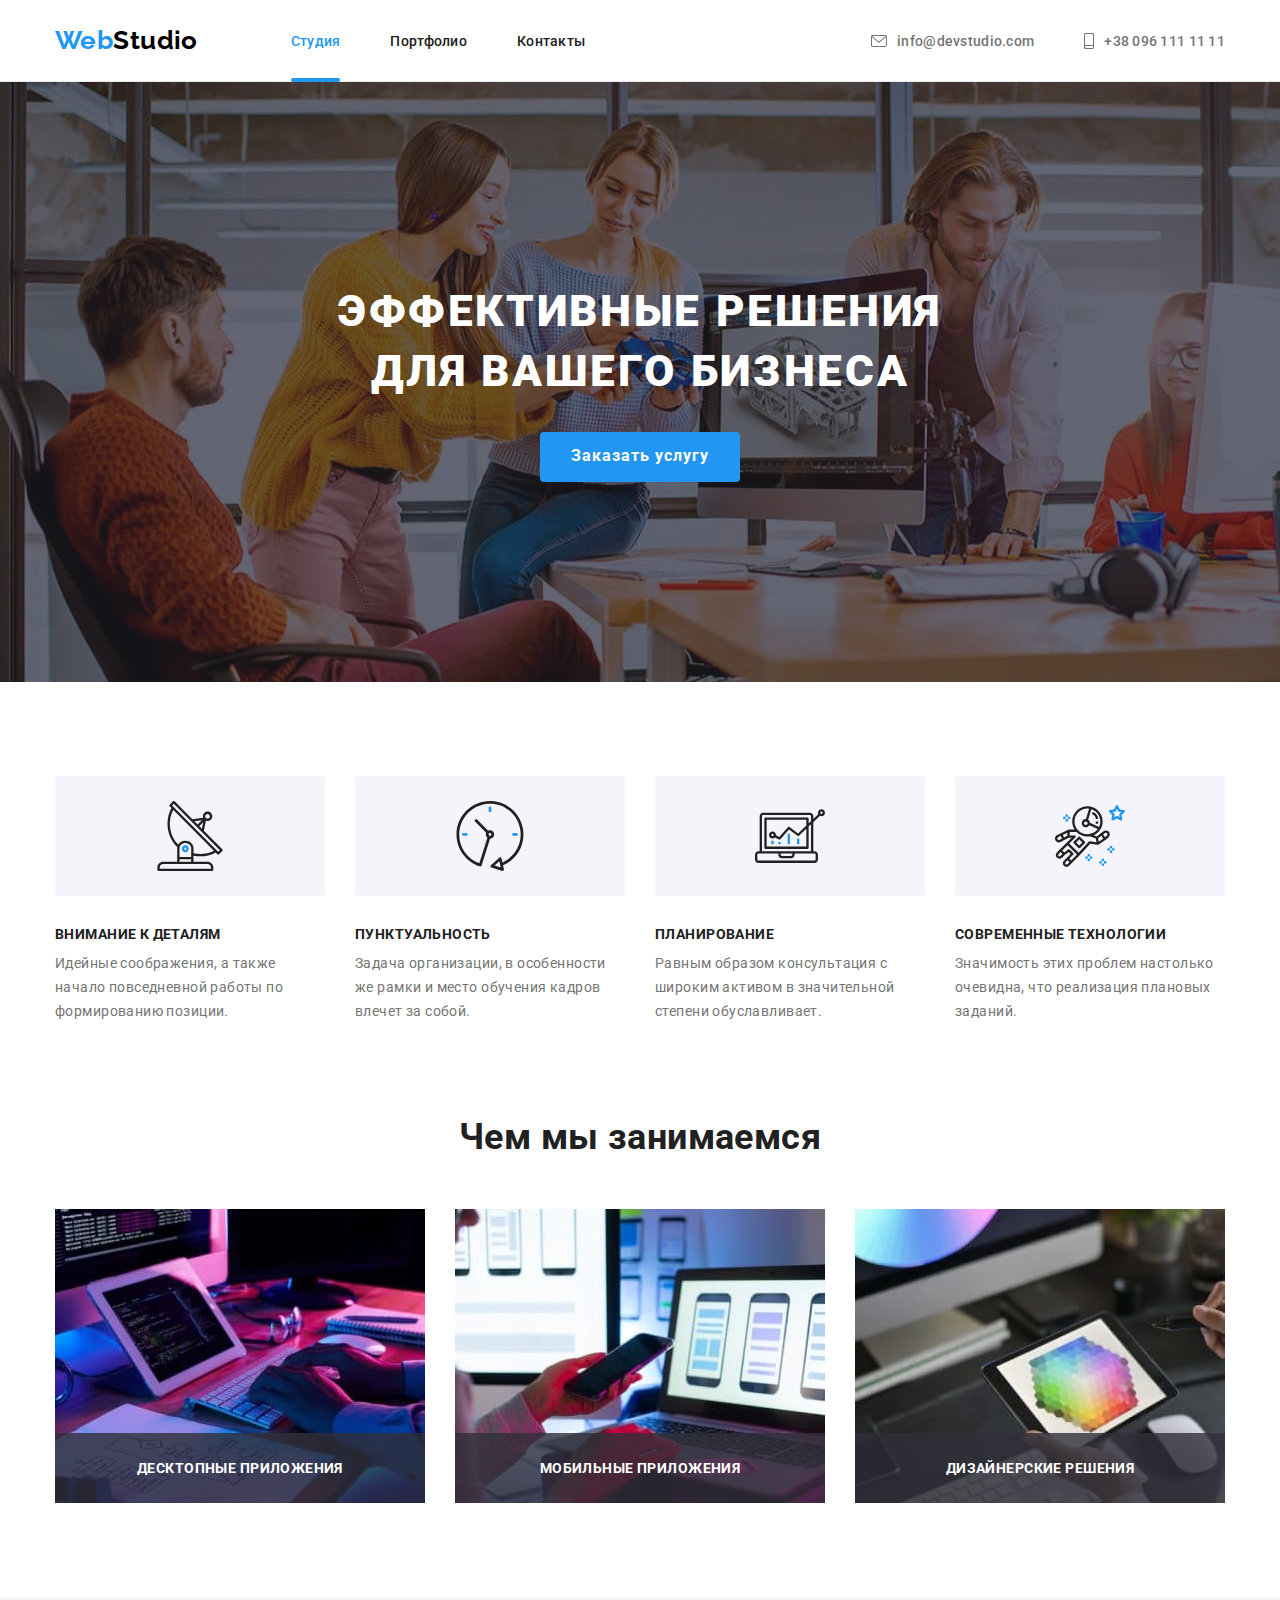
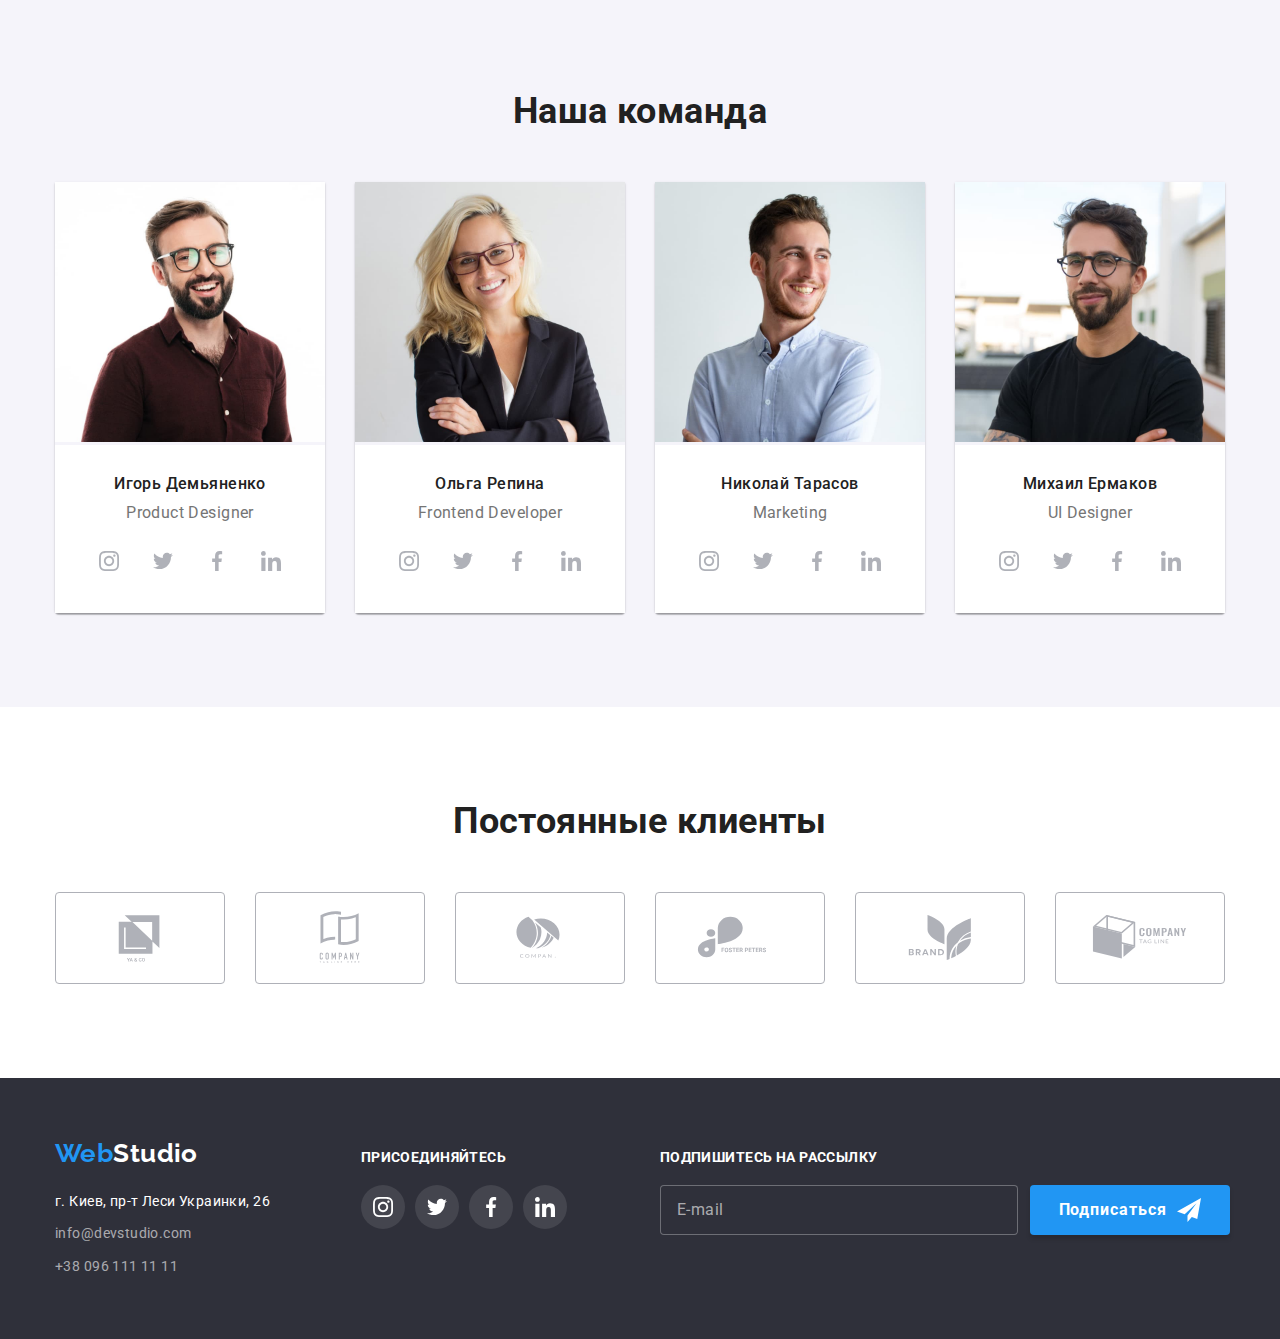
<file: index.html>
<!DOCTYPE html>
<html lang="ru">
  <head>
    <meta charset="UTF-8" />
    <meta http-equiv="X-UA-Compatible" content="IE=edge" />
    <meta name="viewport" content="width=device-width, initial-scale=1.0" />
    <title>Веб-студия</title>
    <link
      rel="stylesheet"
      href="https://cdnjs.cloudflare.com/ajax/libs/modern-normalize/1.0.0/modern-normalize.min.css"
    />
    <link rel="preconnect" href="https://fonts.gstatic.com" />
    <link
      href="https://fonts.googleapis.com/css2?family=Raleway:wght@700&family=Roboto:wght@400;500;700;900&display=swap"
      rel="stylesheet"
    />
    <link rel="stylesheet" href="././css/style.css" />
  </head>
  <body>
    <!-- Шапка сайта -->
    <header class="header-nav">
      <!-- Навигация сайта -->
      <div class="container main-nav">
        <nav class="container-nav">
          <a href="./index.html" class="logo"> <span class="logo-web">Web</span>Studio </a>
          <ul class="site-nav list">
            <li class="list-item"><a href="./index.html" class="link current">Студия</a></li>
            <li class="list-item"><a href="./portfolio.html" class="link">Портфолио</a></li>
            <li class="list-item"><a href="" class="link">Контакты</a></li>
          </ul>
        </nav>
        <ul class="site-auth list">
          <li class="list-item">
            <a href="mailto:info@devstudio.com" class="link">
              <svg class="icon-letter" width="16" height="12">
                <use href="./images/icons/sprite.svg#letter"></use>
              </svg>
              info@devstudio.com
            </a>
          </li>
          <li class="list-item">
            <a href="tel:+380961111111" class="link">
              <svg class="icon-phone" width="10" height="16">
                <use href="./images/icons/sprite.svg#phone"></use>
              </svg>
              +38 096 111 11 11
            </a>
          </li>
        </ul>
      </div>
    </header>
    <!--main  -->
    <main>
      <!-- Герой -->
      <section class="section hero">
        <div class="container">
          <h1 class="hero-title">Эффективные решения для вашего бизнеса</h1>
          <button • data-modal-open type="button" class="hero-button">Заказать услугу</button>
        </div>
      </section>
      <!-- Преимущества advantages section-->
      <section class="section">
        <h2 class="section-title hide">Наши преимущества</h2>
        <div class="container advantages">
          <ul class="advantages list">
            <li class="advantages-item">
              <div class="advantages-icons">
                <svg class="advantages-icon">
                  <use href="./images/icons/sprite.svg#antenna"></use>
                </svg>
              </div>
              <h3 class="advantages-title">Внимание к деталям</h3>
              <p class="advantages-text">
                Идейные соображения, а также начало повседневной работы по формированию позиции.
              </p>
            </li>
            <li class="advantages-item">
              <div class="advantages-icons">
                <svg class="advantages-icon">
                  <use href="./images/icons/sprite.svg#clock"></use>
                </svg>
              </div>
              <h3 class="advantages-title">Пунктуальность</h3>
              <p class="advantages-text">
                Задача организации, в особенности же рамки и место обучения кадров влечет за собой.
              </p>
            </li>
            <li class="advantages-item">
              <div class="advantages-icons">
                <svg class="advantages-icon">
                  <use href="./images/icons/sprite.svg#diagram"></use>
                </svg>
              </div>
              <h3 class="advantages-title">Планирование</h3>
              <p class="advantages-text">
                Равным образом консультация с широким активом в значительной степени обуславливает.
              </p>
            </li>
            <li class="advantages-item">
              <div class="advantages-icons">
                <svg class="advantages-icon">
                  <use href="./images/icons/sprite.svg#astronaut"></use>
                </svg>
              </div>
              <h3 class="advantages-title">Современные технологии</h3>
              <p class="advantages-text">
                Значимость этих проблем настолько очевидна, что реализация плановых заданий.
              </p>
            </li>
          </ul>
        </div>
      </section>
      <!-- Чем мы занимаемся -->
      <section class="work section">
        <div class="container">
          <h2 class="section-title">Чем мы занимаемся</h2>
          <ul class="work list">
            <li class="work item">
              <div class="work-thumb">
                <img class="img-work" src="./images/main/work-0.jpg" alt="Десктопные приложения" width="370" />
                <div class="work-inf">
                  <p class="work-desc">Десктопные приложения</p>
                </div>
              </div>
            </li>
            <li class="work item">
              <div class="work-thumb">
                <img class="img-work" src="./images/main/work-1.jpg" alt="Мобильные приложения" width="370" />
                <div class="work-inf">
                  <p class="work-desc">Мобильные приложения</p>
                </div>
              </div>
            </li>
            <li class="work item">
              <div class="work-thumb">
                <img class="img-work" src="./images/main/work-2.jpg" alt="Дизайнерские решения" width="370" />
                <div class="work-inf">
                  <p class="work-desc">Дизайнерские решения</p>
                </div>
              </div>
            </li>
          </ul>
        </div>
      </section>
      <!-- Наша команда team section -->
      <section class="section team">
        <div class="container">
          <h2 class="section-title">Наша команда</h2>
          <ul class="team list">
            <!-- team-card-1 -->
            <li class="team item">
              <img src="./images/main/product-designer.jpg" alt="Product Designer" width="270" />
              <div class="team-content">
                <h3 class="team-title">Игорь Демьяненко</h3>
                <p class="team-text">Product Designer</p>
                <ul class="social-icons list">
                  <li class="social-icons-item">
                    <a
                      href="https://www.instagram.com/"
                      class="social-icon-link"
                      rel="noopener noreferrer"
                      target="_blank"
                    >
                      <svg class="social-icons-svg">
                        <use href="./images/icons/sprite.svg#instagram"></use>
                      </svg>
                    </a>
                  </li>
                  <li class="social-icons-item">
                    <a href="https://twitter.com/" class="social-icon-link" rel="noopener noreferrer" target="_blank">
                      <svg class="social-icons-svg">
                        <use href="./images/icons/sprite.svg#twitter"></use>
                      </svg>
                    </a>
                  </li>
                  <li class="social-icons-item">
                    <a
                      href="https://uk-ua.facebook.com/"
                      class="social-icon-link"
                      rel="noopener noreferrer"
                      target="_blank"
                    >
                      <svg class="social-icons-svg">
                        <use href="./images/icons/sprite.svg#facebook"></use>
                      </svg>
                    </a>
                  </li>
                  <li class="social-icons-item">
                    <a
                      href="https://ua.linkedin.com/"
                      class="social-icon-link"
                      rel="noopener noreferrer"
                      target="_blank"
                    >
                      <svg class="social-icons-svg">
                        <use href="./images/icons/sprite.svg#linkedin"></use>
                      </svg>
                    </a>
                  </li>
                </ul>
              </div>
            </li>
            <!-- team-card-2 -->
            <li class="team item">
              <img src="./images/main/frontend-developer.jpg" alt="Frontend Developer" width="270" />
              <div class="team-content">
                <h3 class="team-title">Ольга Репина</h3>
                <p class="team-text">Frontend Developer</p>
                <ul class="social-icons list">
                  <li class="social-icons-item">
                    <a
                      href="https://www.instagram.com/"
                      class="social-icon-link"
                      rel="noopener noreferrer"
                      target="_blank"
                    >
                      <svg class="social-icons-svg">
                        <use href="./images/icons/sprite.svg#instagram"></use>
                      </svg>
                    </a>
                  </li>
                  <li class="social-icons-item">
                    <a href="https://twitter.com/" class="social-icon-link" rel="noopener noreferrer" target="_blank">
                      <svg class="social-icons-svg">
                        <use href="./images/icons/sprite.svg#twitter"></use>
                      </svg>
                    </a>
                  </li>
                  <li class="social-icons-item">
                    <a
                      href="https://uk-ua.facebook.com/"
                      class="social-icon-link"
                      rel="noopener noreferrer"
                      target="_blank"
                    >
                      <svg class="social-icons-svg">
                        <use href="./images/icons/sprite.svg#facebook"></use>
                      </svg>
                    </a>
                  </li>
                  <li class="social-icons-item">
                    <a
                      href="https://ua.linkedin.com/"
                      class="social-icon-link"
                      rel="noopener noreferrer"
                      target="_blank"
                    >
                      <svg class="social-icons-svg">
                        <use href="./images/icons/sprite.svg#linkedin"></use>
                      </svg>
                    </a>
                  </li>
                </ul>
              </div>
            </li>
            <!-- team-card-3 -->
            <li class="team item">
              <img src="./images/main/marketing.jpg" alt="Marketing" width="270" />
              <div class="team-content">
                <h3 class="team-title">Николай Тарасов</h3>
                <p class="team-text">Marketing</p>
                <ul class="social-icons list">
                  <li class="social-icons-item">
                    <a
                      href="https://www.instagram.com/"
                      class="social-icon-link"
                      rel="noopener noreferrer"
                      target="_blank"
                    >
                      <svg class="social-icons-svg">
                        <use href="./images/icons/sprite.svg#instagram"></use>
                      </svg>
                    </a>
                  </li>
                  <li class="social-icons-item">
                    <a href="https://twitter.com/" class="social-icon-link" rel="noopener noreferrer" target="_blank">
                      <svg class="social-icons-svg">
                        <use href="./images/icons/sprite.svg#twitter"></use>
                      </svg>
                    </a>
                  </li>
                  <li class="social-icons-item">
                    <a
                      href="https://uk-ua.facebook.com/"
                      class="social-icon-link"
                      rel="noopener noreferrer"
                      target="_blank"
                    >
                      <svg class="social-icons-svg">
                        <use href="./images/icons/sprite.svg#facebook"></use>
                      </svg>
                    </a>
                  </li>
                  <li class="social-icons-item">
                    <a
                      href="https://ua.linkedin.com/"
                      class="social-icon-link"
                      rel="noopener noreferrer"
                      target="_blank"
                    >
                      <svg class="social-icons-svg">
                        <use href="./images/icons/sprite.svg#linkedin"></use>
                      </svg>
                    </a>
                  </li>
                </ul>
              </div>
            </li>
            <!-- team-card-4 -->
            <li class="team item">
              <img src="./images/main/ui-designer.jpg" alt="UI Designer" width="270" />
              <div class="team-content">
                <h3 class="team-title">Михаил Ермаков</h3>
                <p class="team-text">UI Designer</p>
                <ul class="social-icons list">
                  <li class="social-icons-item">
                    <a
                      href="https://www.instagram.com/"
                      class="social-icon-link"
                      rel="noopener noreferrer"
                      target="_blank"
                    >
                      <svg class="social-icons-svg">
                        <use href="./images/icons/sprite.svg#instagram"></use>
                      </svg>
                    </a>
                  </li>
                  <li class="social-icons-item">
                    <a href="https://twitter.com/" class="social-icon-link" rel="noopener noreferrer" target="_blank">
                      <svg class="social-icons-svg">
                        <use href="./images/icons/sprite.svg#twitter"></use>
                      </svg>
                    </a>
                  </li>
                  <li class="social-icons-item">
                    <a
                      href="https://uk-ua.facebook.com/"
                      class="social-icon-link"
                      rel="noopener noreferrer"
                      target="_blank"
                    >
                      <svg class="social-icons-svg">
                        <use href="./images/icons/sprite.svg#facebook"></use>
                      </svg>
                    </a>
                  </li>
                  <li class="social-icons-item">
                    <a
                      href="https://ua.linkedin.com/"
                      class="social-icon-link"
                      rel="noopener noreferrer"
                      target="_blank"
                    >
                      <svg class="social-icons-svg">
                        <use href="./images/icons/sprite.svg#linkedin"></use>
                      </svg>
                    </a>
                  </li>
                </ul>
              </div>
            </li>
          </ul>
        </div>
      </section>
      <!-- Постоянные клиенты -->
      <section class="clients section">
        <div class="container">
          <h2 class="section-title">Постоянные клиенты</h2>
          <ul class="clients list">
            <li class="clients item">
              <a href="" class="clients-link">
                <svg class="clients icon-svg" width="44" height="49">
                  <use href="./images/icons/sprite.svg#logo-1"></use>
                </svg>
              </a>
            </li>
            <li class="clients item">
              <a href="" class="clients-link">
                <svg class="clients icon-svg" width="40" height="52">
                  <use href="./images/icons/sprite.svg#logo-2"></use>
                </svg>
              </a>
            </li>
            <li class="clients item">
              <a href="" class="clients-link">
                <svg class="clients icon-svg" width="41" height="43">
                  <use href="./images/icons/sprite.svg#logo-3"></use>
                </svg>
              </a>
            </li>
            <li class="clients item">
              <a href="" class="clients-link">
                <svg class="clients icon-svg" width="80" height="42">
                  <use href="./images/icons/sprite.svg#logo-4"></use>
                </svg>
              </a>
            </li>
            <li class="clients item">
              <a href="" class="clients-link">
                <svg class="clients icon-svg" width="59" height="47">
                  <use href="./images/icons/sprite.svg#logo-5"></use>
                </svg>
              </a>
            </li>
            <li class="clients item">
              <a href="" class="clients-link">
                <svg class="clients icon-svg" width="88" height="45">
                  <use href="./images/icons/sprite.svg#logo-6"></use>
                </svg>
              </a>
            </li>
          </ul>
        </div>
      </section>
    </main>
    <!-- Футер -->
    <footer class="footer">
      <div class="container basement">
        <div class="footer-nav">
          <a href="./index.html" class="logo footer"> <span class="logo-web">Web</span>Studio </a>
          <address class="footer-addres">
            <a class="location" rel="noopener noreferrer" href="https://goo.gl/maps/9RtT3c9bkWaSLBwc6" target="_blank">
              г. Киев, пр-т Леси Украинки, 26
            </a>
            <ul class="footer-auth footer list">
              <li class="footer-item"><a href="mailto:info@devstudio.com" class="link">info@devstudio.com</a></li>
              <li class="footer-item"><a href="tel:+380961111111" class="link">+38 096 111 11 11</a></li>
            </ul>
          </address>
        </div>
        <!-- Присоединяйтесь -->
        <div class="joining">
          <h3 class="joining-title">Присоединяйтесь</h3>
          <ul class="social-icons list">
            <li class="social-icons-item">
              <a
                href="https://www.instagram.com/"
                class="social-icon-link joining"
                rel="noopener noreferrer"
                target="_blank"
              >
                <svg class="social-icons-svg">
                  <use href="./images/icons/sprite.svg#instagram"></use>
                </svg>
              </a>
            </li>
            <li class="social-icons-item">
              <a href="https://twitter.com/" class="social-icon-link joining" rel="noopener noreferrer" target="_blank">
                <svg class="social-icons-svg">
                  <use href="./images/icons/sprite.svg#twitter"></use>
                </svg>
              </a>
            </li>
            <li class="social-icons-item">
              <a
                href="https://uk-ua.facebook.com/"
                class="social-icon-link joining"
                rel="noopener noreferrer"
                target="_blank"
              >
                <svg class="social-icons-svg">
                  <use href="./images/icons/sprite.svg#facebook"></use>
                </svg>
              </a>
            </li>
            <li class="social-icons-item">
              <a
                href="https://ua.linkedin.com/"
                class="social-icon-link joining"
                rel="noopener noreferrer"
                target="_blank"
              >
                <svg class="social-icons-svg">
                  <use href="./images/icons/sprite.svg#linkedin"></use>
                </svg>
              </a>
            </li>
          </ul>
        </div>
        <!-- Форма на футере -->
        <div class="subscribe">
          <h3 class="joining-title">Подпишитесь на рассылку</h3>
          <form class="subscribe-form">
            <label class="subscribe-label">
              <input
                type="email"
                name="email"
                class="subscribe-input"
                required
                autocomplete="email"
                placeholder="E-mail"
              />
            </label>
            <button type="submit" class="subscribe-button">
              Подписаться
              <svg class="button-icon">
                <use href="./images/icons/sprite.svg#planer-icon"></use>
              </svg>
            </button>
          </form>
        </div>
      </div>
    </footer>
    <div class="backdrop is-hidden" data-modal>
      <div class="modal">
        <button • data-modal-close class="hero-button-close">
          <svg class="close-x">
            <use href="./images/icons/sprite.svg#close-x"></use>
          </svg>
        </button>
        <!-- Форма на модалке -->
        <p class="modal-title">Оставьте свои данные, мы вам перезвоним</p>
        <form class="modal-form">
          <div class="label-text-input">
            <label class="modal-label">
              Имя<input
                type="text"
                name="name"
                class="modal-input"
                required
                minlength="4"
                maxlength="20"
                autocomplete="name"
              />
              <svg class="input-icon">
                <use href="./images/icons/sprite.svg#user-icon"></use>
              </svg>
            </label>
            <label class="modal-label">
              Телефон<input type="phone" name="phone" class="modal-input" required autocomplete="tel" />
              <svg class="input-icon">
                <use href="./images/icons/sprite.svg#phone-icon"></use>
              </svg>
            </label>
            <label class="modal-label">
              Почта<input type="email" name="email" class="modal-input" required autocomplete="email" />
              <svg class="input-icon">
                <use href="./images/icons/sprite.svg#email-icon"></use>
              </svg>
            </label>
            <label class="modal-label"
              >Комментарий
              <textarea name="comment" class="modal-comment" placeholder="Введите текст"></textarea>
            </label>
          </div>
          <!-- Чекбокс -->
          <label class="check-label">
            <input type="checkbox" name="terms-agreement" class="modal-check" />
            <span class="check-box"></span>
            <span>
              Соглашаюсь с рассылкой и принимаю
              <a href="" class="modal-link link">Условия договора</a>
            </span>
          </label>

          <button type="submit" class="submit-button">Отправить</button>
        </form>
      </div>
    </div>
    <script src="./js/modal.js"></script>
  </body>
</html>
</file>
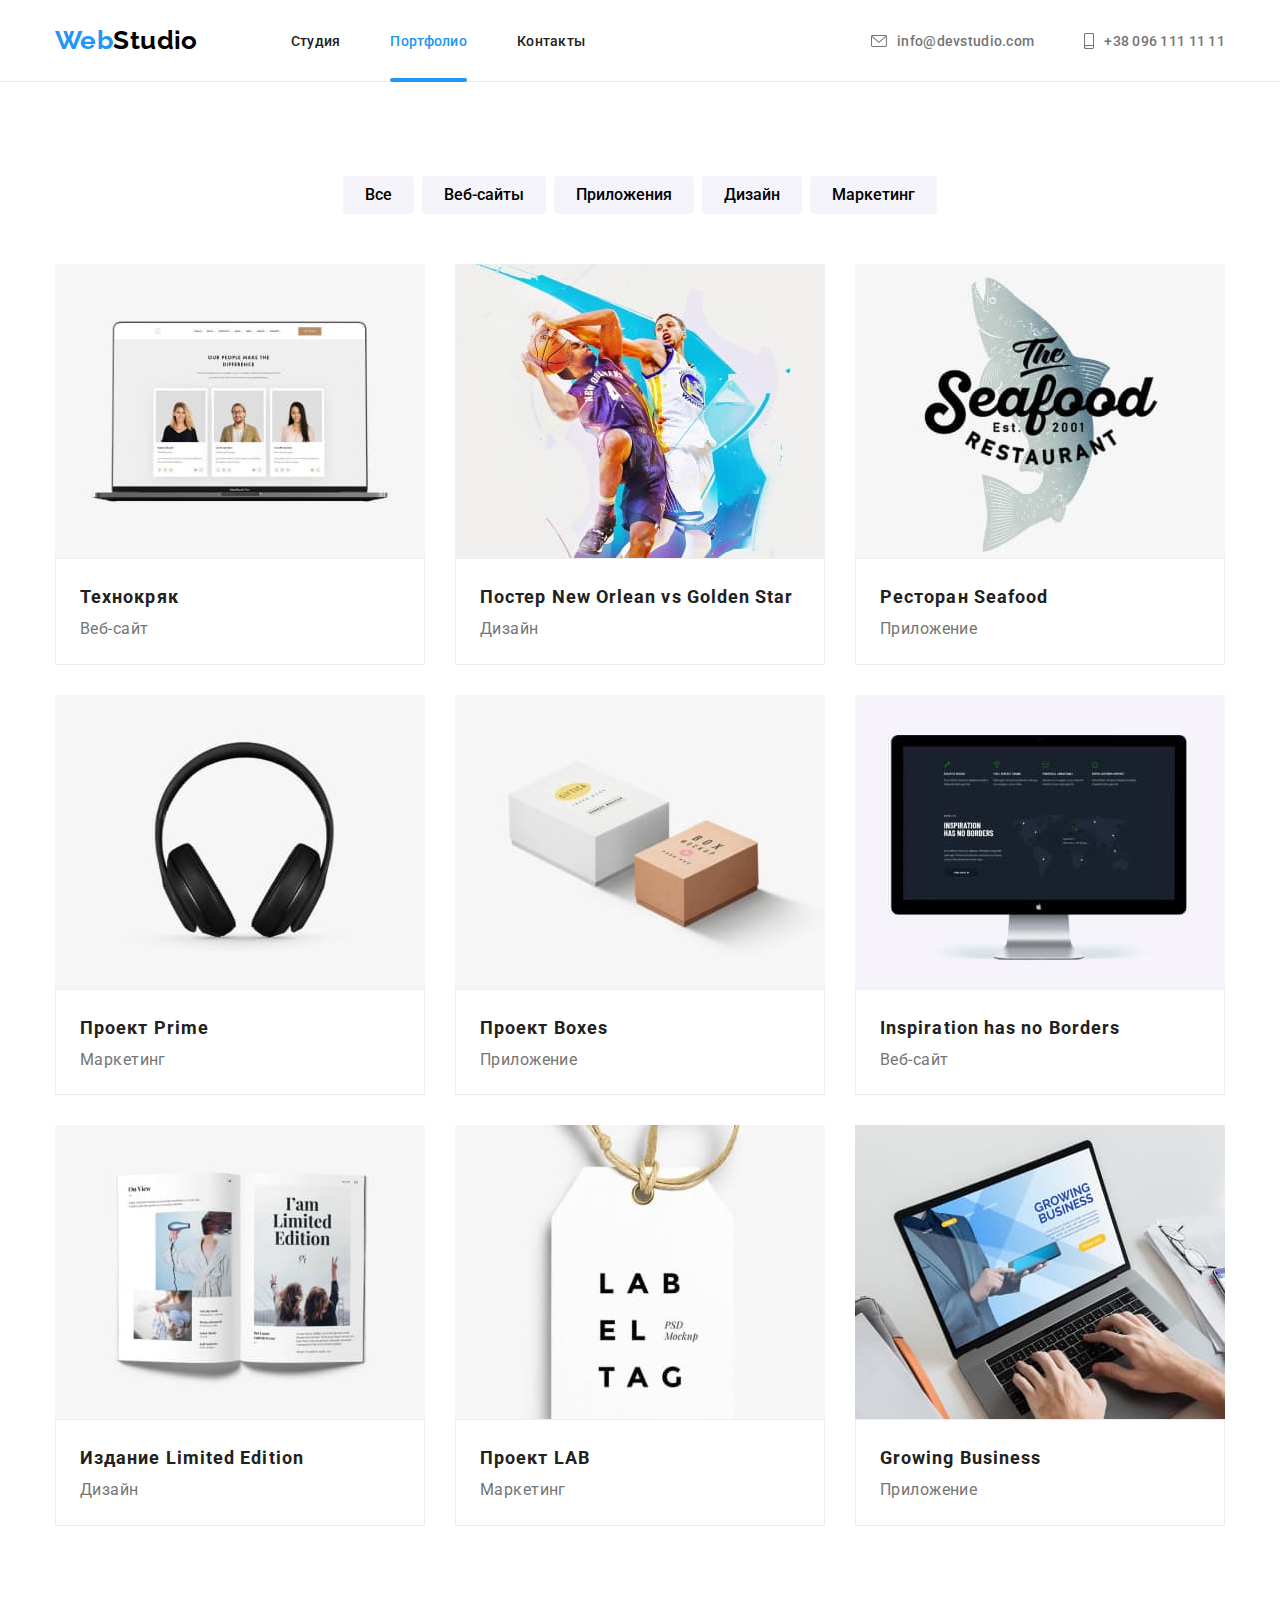
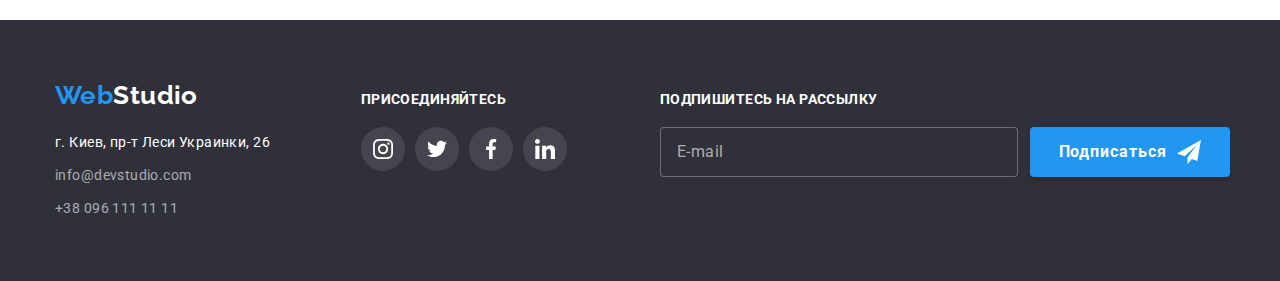
<file: portfolio.html>
<!DOCTYPE html>
<html lang="ru">
  <head>
    <meta charset="UTF-8" />
    <meta http-equiv="X-UA-Compatible" content="IE=edge" />
    <meta name="viewport" content="width=device-width, initial-scale=1.0" />
    <title>Веб-студия. Портфолио</title>
    <link
      rel="stylesheet"
      href="https://cdnjs.cloudflare.com/ajax/libs/modern-normalize/1.0.0/modern-normalize.min.css"
    />
    <link rel="preconnect" href="https://fonts.gstatic.com" />
    <link
      href="https://fonts.googleapis.com/css2?family=Raleway:wght@700&family=Roboto:wght@400;500;700;900&display=swap"
      rel="stylesheet"
    />
    <link rel="stylesheet" href="././css/style.css" />
  </head>
  <body>
    <!-- Шапка сайта -->
    <header class="header-nav">
      <!-- Навигация сайта -->
      <div class="container main-nav">
        <nav class="container-nav">
          <a href="./index.html" class="logo"> <span class="logo-web">Web</span>Studio </a>
          <ul class="site-nav list">
            <li class="list-item"><a href="./index.html" class="link">Студия</a></li>
            <li class="list-item"><a href="./portfolio.html" class="link current">Портфолио</a></li>
            <li class="list-item"><a href="" class="link">Контакты</a></li>
          </ul>
        </nav>
        <ul class="site-auth list">
          <li class="list-item">
            <a href="mailto:info@devstudio.com" class="link">
              <svg class="icon-letter" width="16" height="12">
                <use href="./images/icons/sprite.svg#letter"></use>
              </svg>
              info@devstudio.com
            </a>
          </li>
          <li class="list-item">
            <a href="tel:+380961111111" class="link">
              <svg class="icon-phone" width="10" height="16">
                <use href="./images/icons/sprite.svg#phone"></use>
              </svg>
              +38 096 111 11 11
            </a>
          </li>
        </ul>
      </div>
    </header>
    <main>
      <!-- Портфолио -->
      <section class="section">
        <h1 class="hide">Наше портфолио</h1>

        <div class="container">
          <!-- Выбор вида услуг -->
          <ul class="button-list list">
            <li class="btn-item">
              <button class="button" type="button">Все</button>
            </li>
            <li class="btn-item"><button class="button" type="button">Веб-сайты</button></li>
            <li class="btn-item"><button class="button" type="button">Приложения</button></li>
            <li class="btn-item"><button class="button" type="button">Дизайн</button></li>
            <li class="btn-item"><button class="button" type="button">Маркетинг</button></li>
          </ul>
          <!-- Образцы работ portfolio cards -->
          <ul class="card-set list">
            <li class="card-item">
              <a href="" class="card-link link">
                <div class="card-thumb">
                  <img class="img-card" src="./images/portfolio/tech-crack.jpg" alt="Веб-сайт Технокряк" width="370" />
                  <div class="thumb-text">
                    <p class="thumb-desc">
                      Технокряк это современная площадка распространения коронавируса. Компании используют эту платформу
                      для цифрового шпионажа и атак на защищённые сервера конкурентов.
                    </p>
                  </div>
                </div>
                <div class="portfolio-content">
                  <h2 class="portfolio-title">Технокряк</h2>
                  <p class="portfolio-text">Веб-сайт</p>
                </div>
              </a>
            </li>

            <li class="card-item">
              <a href="" class="card-link link">
                <div class="card-thumb">
                  <img
                    class="img-card"
                    src="./images/portfolio/new-orlean.jpg"
                    alt="Постер New Orlean vs Golden Star"
                    width="370"
                  />
                  <div class="thumb-text">
                    <p class="thumb-desc">
                      Технокряк это современная площадка распространения коронавируса. Компании используют эту платформу
                      для цифрового шпионажа и атак на защищённые сервера конкурентов.
                    </p>
                  </div>
                </div>
                <div class="portfolio-content">
                  <h2 class="portfolio-title">Постер New Orlean vs Golden Star</h2>
                  <p class="portfolio-text">Дизайн</p>
                </div>
              </a>
            </li>

            <li class="card-item">
              <a href="" class="card-link link">
                <div class="card-thumb">
                  <img class="img-card" src="./images/portfolio/seafood.jpg" alt="Ресторан Seafood" width="370" />
                  <div class="thumb-text">
                    <p class="thumb-desc">
                      Технокряк это современная площадка распространения коронавируса. Компании используют эту платформу
                      для цифрового шпионажа и атак на защищённые сервера конкурентов.
                    </p>
                  </div>
                </div>
                <div class="portfolio-content">
                  <h2 class="portfolio-title">Ресторан Seafood</h2>
                  <p class="portfolio-text">Приложение</p>
                </div>
              </a>
            </li>

            <li class="card-item">
              <a href="" class="card-link link">
                <div class="card-thumb">
                  <img class="img-card" src="./images/portfolio/prime.jpg" alt="Проект Prime" width="370" />
                  <div class="thumb-text">
                    <p class="thumb-desc">
                      Технокряк это современная площадка распространения коронавируса. Компании используют эту платформу
                      для цифрового шпионажа и атак на защищённые сервера конкурентов.
                    </p>
                  </div>
                </div>
                <div class="portfolio-content">
                  <h2 class="portfolio-title">Проект Prime</h2>
                  <p class="portfolio-text">Маркетинг</p>
                </div>
              </a>
            </li>

            <li class="card-item">
              <a href="" class="card-link link">
                <div class="card-thumb">
                  <img class="img-card" src="./images/portfolio/boxes.jpg" alt="Проект Boxes" width="370" />
                  <div class="thumb-text">
                    <p class="thumb-desc">
                      Технокряк это современная площадка распространения коронавируса. Компании используют эту платформу
                      для цифрового шпионажа и атак на защищённые сервера конкурентов.
                    </p>
                  </div>
                </div>
                <div class="portfolio-content">
                  <h2 class="portfolio-title">Проект Boxes</h2>
                  <p class="portfolio-text">Приложение</p>
                </div>
              </a>
            </li>

            <li class="card-item">
              <a href="" class="card-link link">
                <div class="card-thumb">
                  <img
                    class="img-card"
                    src="./images/portfolio/inspiration.jpg"
                    alt="Веб-сайт Inspiration has no Borders"
                    width="370"
                  />
                  <div class="thumb-text">
                    <p class="thumb-desc">
                      Технокряк это современная площадка распространения коронавируса. Компании используют эту платформу
                      для цифрового шпионажа и атак на защищённые сервера конкурентов.
                    </p>
                  </div>
                </div>
                <div class="portfolio-content">
                  <h2 class="portfolio-title">Inspiration has no Borders</h2>
                  <p class="portfolio-text">Веб-сайт</p>
                </div>
              </a>
            </li>

            <li class="card-item">
              <a href="" class="card-link link">
                <div class="card-thumb">
                  <img
                    class="img-card"
                    src="./images/portfolio/limited-edition.jpg"
                    alt="Издание Limited Edition"
                    width="370"
                  />
                  <div class="thumb-text">
                    <p class="thumb-desc">
                      Технокряк это современная площадка распространения коронавируса. Компании используют эту платформу
                      для цифрового шпионажа и атак на защищённые сервера конкурентов.
                    </p>
                  </div>
                </div>
                <div class="portfolio-content">
                  <h2 class="portfolio-title">Издание Limited Edition</h2>
                  <p class="portfolio-text">Дизайн</p>
                </div>
              </a>
            </li>

            <li class="card-item">
              <a href="" class="card-link link">
                <div class="card-thumb">
                  <img class="img-card" src="./images/portfolio/lab.jpg" alt="Проект LAB" width="370" />
                  <div class="thumb-text">
                    <p class="thumb-desc">
                      Технокряк это современная площадка распространения коронавируса. Компании используют эту платформу
                      для цифрового шпионажа и атак на защищённые сервера конкурентов.
                    </p>
                  </div>
                </div>
                <div class="portfolio-content">
                  <h2 class="portfolio-title">Проект LAB</h2>
                  <p class="portfolio-text">Маркетинг</p>
                </div>
              </a>
            </li>
            <li class="card-item">
              <a href="" class="card-link link">
                <div class="card-thumb">
                  <img
                    class="img-card"
                    src="./images/portfolio/growing-business.jpg"
                    alt="Приложение Growing Business"
                    width="370"
                  />
                  <div class="thumb-text">
                    <p class="thumb-desc">
                      Технокряк это современная площадка распространения коронавируса. Компании используют эту платформу
                      для цифрового шпионажа и атак на защищённые сервера конкурентов.
                    </p>
                  </div>
                </div>
                <div class="portfolio-content">
                  <h2 class="portfolio-title">Growing Business</h2>
                  <p class="portfolio-text">Приложение</p>
                </div>
              </a>
            </li>
          </ul>
        </div>
      </section>
    </main>
    <!-- Футер -->
    <footer class="footer">
      <div class="container basement">
        <div class="footer-nav">
          <a href="./index.html" class="logo footer"> <span class="logo-web">Web</span>Studio </a>
          <address class="footer-addres">
            <a class="location" rel="noopener noreferrer" href="https://goo.gl/maps/9RtT3c9bkWaSLBwc6" target="_blank">
              г. Киев, пр-т Леси Украинки, 26
            </a>
            <ul class="footer-auth footer list">
              <li class="footer-item"><a href="mailto:info@devstudio.com" class="link">info@devstudio.com</a></li>
              <li class="footer-item"><a href="tel:+380961111111" class="link">+38 096 111 11 11</a></li>
            </ul>
          </address>
        </div>
        <!-- Присоединяйтесь -->
        <div class="joining">
          <h3 class="joining-title">Присоединяйтесь</h3>
          <ul class="social-icons list">
            <li class="social-icons-item">
              <a
                href="https://www.instagram.com/"
                class="social-icon-link joining"
                rel="noopener noreferrer"
                target="_blank"
              >
                <svg class="social-icons-svg">
                  <use href="./images/icons/sprite.svg#instagram"></use>
                </svg>
              </a>
            </li>
            <li class="social-icons-item">
              <a href="https://twitter.com/" class="social-icon-link joining" rel="noopener noreferrer" target="_blank">
                <svg class="social-icons-svg">
                  <use href="./images/icons/sprite.svg#twitter"></use>
                </svg>
              </a>
            </li>
            <li class="social-icons-item">
              <a
                href="https://uk-ua.facebook.com/"
                class="social-icon-link joining"
                rel="noopener noreferrer"
                target="_blank"
              >
                <svg class="social-icons-svg">
                  <use href="./images/icons/sprite.svg#facebook"></use>
                </svg>
              </a>
            </li>
            <li class="social-icons-item">
              <a
                href="https://ua.linkedin.com/"
                class="social-icon-link joining"
                rel="noopener noreferrer"
                target="_blank"
              >
                <svg class="social-icons-svg">
                  <use href="./images/icons/sprite.svg#linkedin"></use>
                </svg>
              </a>
            </li>
          </ul>
        </div>
        <!-- Форма на футере -->
        <div class="subscribe">
          <h3 class="joining-title">Подпишитесь на рассылку</h3>
          <form class="subscribe-form">
            <label class="subscribe-label">
              <input
                type="email"
                name="email"
                class="subscribe-input"
                required
                autocomplete="email"
                placeholder="E-mail"
              />
            </label>
            <button type="submit" class="subscribe-button">
              Подписаться
              <svg class="button-icon">
                <use href="./images/icons/sprite.svg#planer-icon"></use>
              </svg>
            </button>
          </form>
        </div>
      </div>
    </footer>
  </body>
</html>
</file>
<file: css/style.css>
:root {
  --accent-color: #2196f3;

  --primary-text-color: #212121;
  --secondary-text-color: #757575;
  --white-text-color: #ffffff;

  --primary-bg-color: #ffffff;
  --secondary-bg-color: #2f303a;
  --social-icon-color: #afb1b8;

  --primary-font-family: 'Roboto', 'Open Sans', 'Noto Sans JP', 'Lato', sans-serif;
  --title-font-weight: 700;
  --sub-title-font-weight: 500;
  --primary-font-size: 14px;
  --secondary-font-size: 16px;
  --main-line-height: 1.15;
  --main-letter-spacing: 0.03em;
}

body {
  font-family: var(--primary-font-family);
  font-size: var(--primary-font-size);
  line-height: var(--main-line-height);
  letter-spacing: var(--main-letter-spacing);

  color: var(--primary-text-color);
  background-color: var(--primary-bg-color);
}

/* reset basic styles  */
.list {
  list-style: none;
  padding-left: 0;
  padding-bottom: 0;
  margin-top: 0;
  margin-bottom: 0;
}

.link {
  text-decoration: none;
  color: var(--primary-text-color);
}
.button {
  cursor: pointer;
}

/* header container */
.container {
  width: 1200px;
  margin-left: auto;
  margin-right: auto;
  padding-left: 15px;
  padding-right: 15px;
}
.header-nav {
  border-bottom: 1px solid rgba(236, 236, 236, 1);
}
/* all sections */
.section {
  margin-left: auto;
  margin-right: auto;
  padding-top: 94px;
  padding-bottom: 94px;
}

/* header navigation */
.container.main-nav {
  display: flex;
  align-items: center;
}
.container-nav {
  display: flex;
  align-items: center;
}

/* logo */
.logo {
  display: block;
  margin-right: 93px;
  padding-top: 25px;
  padding-bottom: 25px;

  font-family: 'Raleway', sans-serif;
  font-weight: var(--title-font-weight);
  color: #000;
  font-size: 26px;
  line-height: 1.2;
  text-decoration: none;
}
.logo-web {
  color: var(--accent-color);
}
/* site-nav */
.site-nav {
  display: flex;
  /* margin-left: 90px;
  align-items: center; */
}
.site-nav .list-item:not(:last-child) {
  margin-right: 50px;
}

.site-nav .link {
  display: block;
  padding-top: 25px;
  padding-bottom: 25px;

  font-weight: var(--sub-title-font-weight);
  font-size: 14px;
  letter-spacing: 0.02em;
  /* анимация кнопок nav */
  transition-property: color;
  transition-duration: 250ms;
  transition-timing-function: cubic-bezier(0.4, 0, 0.2, 1);
  transition-delay: 0;
}

.site-nav .link:hover,
.site-nav .link:focus {
  color: var(--accent-color);
}

.site-nav .link.current {
  color: var(--accent-color);
}
/* подчеркивание текущей страницы */
.current {
  position: relative;
}
.current::after {
  display: block;
  content: '';
  width: 100%;
  height: 4px;

  border-radius: 2px;
  background-color: var(--accent-color);
  position: absolute;
  bottom: -8px;
}

/* site-auth list*/
.site-auth {
  display: flex;
}
.site-auth .list-item {
  margin-top: 0;
  margin-bottom: 0;
}
.site-auth .list-item:not(:last-child) {
  margin-right: 50px;
}
.site-auth.list {
  margin-top: 0;
  margin-bottom: 0;
  margin-left: auto;
}
.site-auth .link {
  display: flex;
  align-items: center;
  padding-top: 25px;
  padding-bottom: 25px;

  font-weight: var(--sub-title-font-weight);
  letter-spacing: 0.02em;
  color: var(--secondary-text-color);
  /* анимация кнопок nav */
  transition-property: color;
  transition-duration: 250ms;
  transition-timing-function: cubic-bezier(0.4, 0, 0.2, 1);
  transition-delay: 0;
}
.site-auth .link:hover,
.site-auth .link:focus {
  color: var(--accent-color);
}

.icon-letter {
  width: 16px;
  height: 12px;
  fill: currentColor;
  margin-right: 10px;
}
.icon-phone {
  width: 10px;
  height: 16px;
  fill: currentColor;
  margin-right: 10px;
}

/* hero section*/
.hero {
  padding-top: 200px;
  padding-bottom: 200px;
  text-align: center;
  background-color: var(--secondary-bg-color);
  background-image: linear-gradient(to top, rgba(47, 48, 58, 0.4), rgba(47, 48, 58, 0.4)), url(../images/hero/hero.jpg);
  max-width: 1600px;
}
.hero-title {
  margin-top: 0;
  margin-bottom: 30px;
  margin-left: auto;
  margin-right: auto;
  max-width: 696px;

  text-align: center;
  font-weight: 900;
  font-size: 44px;
  line-height: 1.36;
  letter-spacing: 0.06em;
  text-transform: uppercase;
  color: var(--white-text-color);
}
.hero-button {
  font-weight: var(--title-font-weight);
  font-size: var(--secondary-font-size);
  line-height: 1.8;
  letter-spacing: 0.06em;

  color: var(--white-text-color);
  background: var(--accent-color);

  border: none;
  border-radius: 4px;
  width: 200px;
  height: 50px;
  cursor: pointer;
}
/* Модальное окно */
.backdrop {
  position: fixed;
  top: 0;
  left: 0;
  width: 100vw;
  height: 100vh;
  background-color: rgba(0, 0, 0, 0.2);
  opacity: 1;
  transition: opacity;
  transition-duration: 250ms;
  transition-timing-function: cubic-bezier(0.4, 0, 0.2, 1);
}
.backdrop.is-hidden {
  opacity: 0;
  pointer-events: none;
}
.backdrop.is-hidden .modal {
  transform: translate(-50%, -50%) scale(0.9);
}
.modal {
  position: absolute;
  padding: 40px;
  width: 528px;
  height: 581px;
  max-height: 100%;
  top: 50%;
  left: 50%;
  box-shadow: 0px 1px 3px rgba(0, 0, 0, 0.12), 0px 1px 1px rgba(0, 0, 0, 0.14), 0px 2px 1px rgba(0, 0, 0, 0.2);
  transform: translate(-50%, -50%) scale(1);
  border-radius: 4px;
  background-color: var(--primary-bg-color);
  transition: transform 250ms cubic-bezier(0.4, 0, 0.2, 1), opacity 250ms cubic-bezier(0.4, 0, 0.2, 1);
}
.modal-title {
  /* display: block; */
  text-align: center;
  margin-top: 0;
  margin-bottom: 12px;
  font-family: var(--primary-font-family);
  font-size: 20px;
  font-weight: 700;
  line-height: 1.56;
}
.label-text-input {
  display: block;
  /* align-items: center; */
}
.modal-label {
  display: block;
  position: relative;
  font-size: 12px;
  line-height: 1.17;
  letter-spacing: 0.01em;

  color: var(--secondary-text-color);
}
.modal-input {
  width: 100%;
  height: 40px;
  padding: 12px 42px;
  margin-top: 4px;
  margin-bottom: 10px;
  border: 1px solid rgba(33, 33, 33, 0.2);
  box-sizing: border-box;
  border-radius: 4px;

  transition: border-color 250ms cubic-bezier(0.4, 0, 0.2, 1);
}
.modal-input:hover,
.modal-input:focus {
  border: 1px solid var(--accent-color);
}
.modal-input:hover + .input-icon {
  fill: var(--accent-color);
}
.modal-input:focus-within + .input-icon {
  fill: var(--accent-color);
}

.input-icon {
  position: absolute;
  top: 29px;
  left: 12px;

  width: 18px;
  height: 18px;

  transition: fill 250ms cubic-bezier(0.4, 0, 0.2, 1);
}

.modal-comment {
  width: 100%;
  min-height: 120px;
  resize: none;
  margin-top: 4px;
  margin-bottom: 20px;
  border: 1px solid rgba(33, 33, 33, 0.2);
  border-radius: 4px;
  padding: 12px 16px;

  transition: border-color 250ms cubic-bezier(0.4, 0, 0.2, 1);
}
.modal-comment:hover,
.modal-comment:focus {
  border: 1px solid var(--accent-color);
}
.modal-label:focus-within .modal-input {
  outline-color: var(--accent-color);
}
.modal-label:focus-within .modal-comment {
  outline-color: var(--accent-color);
}
.modal-comment::placeholder {
  font-weight: 400;
  font-size: 12px;
  line-height: 1.7;
  letter-spacing: 0.01em;

  color: rgba(117, 117, 117, 0.5);
}
/* оформление чекбокса */

.check-label {
  position: relative;
  display: flex;
  justify-content: center;
  align-items: center;

  margin-bottom: 30px;
  font-size: 14px;
  line-height: 2;
  color: var(--secondary-text-color);
}
.modal-check {
  position: absolute;
  -webkit-appearance: none;
  -moz-appearance: none;
  appearance: none;
}
.check-box {
  position: absolute;
  margin-top: 7px;
  width: 15px;
  height: 15px;
  top: 0;
  left: 0;
  /* overflow: hidden; */
  border-radius: 2px;
  background-color: var(--primary-bg-color);
  /* background-repeat: no-repeat; */
  background-position: 50% 50%;
  box-shadow: 0 0 0 2px var(--primary-text-color);
}

.modal-check:checked + .check-box {
  background-color: var(--accent-color);
  background-image: url(../images/icons/check-icon.svg);
}
.modal-check:focus + .check-box {
  box-shadow: 0 0 0 2px var(--accent-color);
}

.modal-link {
  text-decoration: underline;
  color: var(--accent-color);
}

/* кнопка Отправить */
.submit-button {
  display: block;
  margin: auto;
  font-weight: var(--title-font-weight);
  font-size: var(--secondary-font-size);
  line-height: 1.8;
  letter-spacing: 0.06em;

  color: var(--white-text-color);
  background: var(--accent-color);
  box-shadow: 0px 4px 4px rgba(0, 0, 0, 0.15);

  border: none;
  border-radius: 4px;
  width: 200px;
  height: 50px;
  cursor: pointer;
}

/* кнопка закрытия модалки */
.hero-button-close {
  position: absolute;
  top: 8px;
  right: 8px;
  display: flex;
  justify-content: center;
  align-items: center;
  border: 1px solid rgba(0, 0, 0, 0.1);
  border-radius: 50%;
  width: 30px;
  height: 30px;
  background-color: var(--primary-bg-color);
}

.hero-button-close:hover .close-x,
.hero-button-close:focus .close-x {
  fill: var(--accent-color);
  transition: fill 250ms cubic-bezier(0.4, 0, 0.2, 1);
}

.close-x {
  width: 18px;
  height: 18px;
  fill: #000000;
  background-color: var(--primary-bg-color);
}
/* Преимущества advantages section */
.hide {
  position: absolute;
  width: 1px;
  height: 1px;
  margin: -1px;
  border: 0;
  padding: 0;

  white-space: nowrap;
  clip-path: inset(100%);
  clip: rect(0 0 0 0);
  overflow: hidden;
}

.advantages .list {
  display: flex;
}
.advantages-item {
  margin-top: 0;
  margin-bottom: 0;
  width: 270px;
}
.advantages-item:not(:last-child) {
  margin-right: 30px;
}
.advantages-icon {
  width: 70px;
  height: 70px;
}
.advantages-icons {
  display: flex;
  justify-content: center;
  align-items: center;
  margin-bottom: 30px;

  width: 270px;
  height: 120px;
  border: 1px solid transparent;
  background-color: #f5f4fa;
  border-radius: 4px;
}
.advantages-title {
  margin-top: 0;
  margin-bottom: 10px;
  font-size: 14px;
  font-weight: var(--title-font-weight);
  text-transform: uppercase;
}
.advantages-text {
  margin-top: 0;
  margin-bottom: 0;
  line-height: 1.7;
  color: var(--secondary-text-color);
}

/* section Чем мы занимаемся */
.work.section {
  margin-left: auto;
  margin-right: auto;
  padding-top: 0;
  padding-bottom: 94px;
}
.section-title {
  margin-top: 0;
  margin-bottom: 50px;
  text-align: center;
  font-weight: var(--title-font-weight);
  font-size: 36px;
}
.work.list {
  display: flex;
  margin-top: 0;
  margin-bottom: 0;
}
.img-work {
  display: block;
}
.work.item {
  margin-bottom: 0;
}
.work.item:not(:last-child) {
  margin-right: 30px;
}
/* текст с плашкой на Чем мы занимаемся */
.work-thumb {
  position: relative;
}
.work-inf {
  display: flex;
  align-items: center;
  justify-content: center;
  position: absolute;
  width: 100%;
  height: 70px;
  bottom: 0;
  background-color: rgba(47, 48, 58, 0.8);
}
.work-desc {
  margin: 0;
  text-transform: uppercase;
  font-weight: var(--title-font-weight);
  color: var(--white-text-color);
}
/* Наша команда team section */
.section.team {
  background-color: #f5f4fa;
}
.team.list {
  display: flex;
  margin-top: 0;
  margin-bottom: 0;
}
.team .item {
  box-shadow: 0px 1px 3px rgb(0 0 0 / 12%), 0px 1px 1px rgb(0 0 0 / 14%), 0px 2px 1px rgb(0 0 0 / 20%);
  border-radius: 0px 0px 4px 4px;
}
.team .item:not(:last-child) {
  margin-right: 30px;
}
.team-content {
  text-align: center;
  padding-top: 30px;
  padding-bottom: 30px;
  background-color: var(--primary-bg-color);
}
.team-title {
  margin-top: 0;
  margin-bottom: 10px;
  font-weight: var(--sub-title-font-weight);
  font-size: var(--secondary-font-size);
  line-height: 1.18;
}

.team-text {
  margin-top: 0;
  margin-bottom: 16;
  font-size: var(--secondary-font-size);
  line-height: 1.18;
  color: var(--secondary-text-color);
}

/*  стили для social icons on the team-card */
.social-icons.list {
  display: inline-flex;
}
.social-icons-item:not(:last-child) {
  margin-right: 10px;
}
.social-icon-link {
  display: flex;
  align-items: center;
  justify-content: center;
  width: 44px;
  height: 44px;
  border-radius: 50%;
  background-color: var(--primary-bg-color);
  color: var(--social-icon-color);
  /* анимация иконок соцсетей в нашакоманда */
  transition-property: background-color;
  transition-duration: 250ms;
  transition-timing-function: cubic-bezier(0.4, 0, 0.2, 1);
  transition-delay: 0;
}
.social-icon-link:hover,
.social-icon-link:focus {
  background-color: var(--accent-color);
}

.social-icons-svg {
  transition-property: fill;
  transition-duration: 250ms;
  transition-timing-function: cubic-bezier(0.4, 0, 0.2, 1);
  transition-delay: 0;
  width: 20px;
  height: 20px;
  fill: currentColor;
}
.social-icon-link:hover .social-icons-svg,
.social-icon-link:focus .social-icons-svg {
  fill: var(--primary-bg-color);
}

/* Постоянные клиенты clients section */
.clients .list {
  display: flex;
}
.clients .item:not(:last-child) {
  margin-right: 30px;
}
.clients-link {
  display: flex;
  justify-content: center;
  align-items: center;
  width: 170px;
  height: 92px;
  border: 1px solid var(--social-icon-color);
  border-radius: 4px;
  color: var(--social-icon-color);
  /* анимация иконок клиенты */
  transition-property: color, border-color;
  transition-duration: 250ms;
  transition-timing-function: cubic-bezier(0.4, 0, 0.2, 1);
  transition-delay: 0;
}
.clients-link:hover,
.clients-link:focus {
  color: var(--accent-color);
  border-color: var(--accent-color);
}
.clients .icon-svg {
  width: 106px;
  height: 60px;
  fill: currentColor;
}

/* Футер footer */
.footer {
  padding-top: 60px;
  padding-bottom: 60px;
  background-color: var(--secondary-bg-color);
}
.container.basement {
  display: flex;
  align-items: baseline;
}
.logo.footer {
  padding-top: 0;
  padding-bottom: 0;
  color: var(--white-text-color);
}
.footer-nav {
  margin-right: 70px;
}
.footer-addres {
  display: block;
  margin-top: 20px;
}
.footer-item {
  margin-top: 9px;
}
.location {
  font-style: normal;
  line-height: 1.7;
  text-decoration: none;
  color: var(--white-text-color);

  /* анимация  location in footer */
  transition-property: color;
  transition-duration: 250ms;
  transition-timing-function: cubic-bezier(0.4, 0, 0.2, 1);
  transition-delay: 0;
}

.footer-auth.list {
  padding-top: 0;
  padding-bottom: 0;
}
.footer-auth.footer .link {
  font-style: normal;
  font-weight: 400;
  line-height: 1.7;
  color: rgba(255, 255, 255, 0.6);
  /* анимация footer-auth */
  transition-property: color;
  transition-duration: 250ms;
  transition-timing-function: cubic-bezier(0.4, 0, 0.2, 1);
  transition-delay: 0;
}
.footer-auth.footer .link:hover,
.footer-auth.footer .link:focus,
.location:hover,
.location:focus {
  color: var(--accent-color);
}

/* footer joining */
.joining-title {
  margin-top: 0;
  margin-bottom: 20px;
  font-size: var(--primary-font-size);
  font-weight: var(--title-font-weight);
  color: var(--white-text-color);
  text-transform: uppercase;
}
.social-icon-link.joining {
  background-color: rgba(255, 255, 255, 0.1);
  color: var(--white-text-color);
}
.social-icon-link.joining:hover,
.social-icon-link.joining:focus {
  background-color: var(--accent-color);
}
/* Форма на футере */
.subscribe {
  margin-left: 93px;
}
.joining-title {
  margin-bottom: 20px;
}
.subscribe-form {
  display: flex;
}
.subscribe-label {
  margin-right: 12px;
}

.subscribe-input {
  width: 358px;
  height: 50px;
  padding: 15px 16px;
  color: var(--white-text-color);
  background-color: var(--secondary-bg-color);
  border: 1px solid rgba(255, 255, 255, 0.3);
  box-sizing: border-box;
  border-radius: 4px;

  transition: border-color 250ms cubic-bezier(0.4, 0, 0.2, 1);
}

.subscribe-input::placeholder {
  font-weight: 400;
  font-size: 16px;
  line-height: 1.25;
  letter-spacing: 0.03em;
  color: rgba(255, 255, 255, 0.6);
}

.subscribe-button {
  display: flex;
  align-items: center;
  justify-content: center;

  font-weight: var(--title-font-weight);
  font-size: var(--secondary-font-size);
  line-height: 1.8;
  letter-spacing: 0.06em;

  color: var(--white-text-color);
  background: var(--accent-color);
  box-shadow: 0px 4px 4px rgba(0, 0, 0, 0.15);

  border: none;
  border-radius: 4px;
  width: 200px;
  height: 50px;
  cursor: pointer;
}

.button-icon {
  width: 24px;
  height: 24px;
  margin-left: 10px;
}

/*---------- portfolio page--------- */

/* portfolio buttons */

.button-list {
  display: flex;
  justify-content: center;
  margin-bottom: 50px;
}
.button {
  display: inline-block;
  padding: 6px 22px;
  border: none;
  border-radius: 4px;
  /* анимация Выбор вида услуг */
  transition-property: color, background-color, box-shadow;
  transition-duration: 250ms;
  transition-timing-function: cubic-bezier(0.4, 0, 0.2, 1);
  transition-delay: 0;

  font-weight: var(--sub-title-font-weight);
  font-size: var(--secondary-font-size);
  line-height: 1.6;
  background-color: #f5f4fa;
  cursor: pointer;
}
.btn-item:not(:last-child) {
  margin-right: 8px;
}
.button:hover,
.button:focus {
  background-color: var(--accent-color);
  color: var(--white-text-color);
  box-shadow: 0px 3px 1px rgba(0, 0, 0, 0.1), 0px 1px 2px rgba(0, 0, 0, 0.08), 0px 2px 2px rgba(0, 0, 0, 0.12);
}

/* Образцы работ portfolio cards */
.card-set {
  display: flex;
  flex-wrap: wrap;
  margin: -15px;
}
.card-link {
  display: block;
  /* анимация Образцы работ portfolio cards */
  transition-property: box-shadow;
  transition-duration: 250ms;
  transition-timing-function: cubic-bezier(0.4, 0, 0.2, 1);
  transition-delay: 0;
}

.card-link:hover,
.card-link.k:focus {
  box-shadow: 0px 1px 1px rgba(0, 0, 0, 0.12), 0px 4px 4px rgba(0, 0, 0, 0.06), 1px 4px 6px rgba(0, 0, 0, 0.16);
  /* transform: translateY(0); */
}

.card-link:hover .thumb-text,
.card-link.k:focus .thumb-text {
  transform: translateY(0);
}

.card-thumb {
  position: relative;
  overflow: hidden;
}
.thumb-text {
  position: absolute;
  bottom: 0;
  left: 0;
  width: 100%;
  height: 100%;
  align-items: center;
  justify-content: center;
  padding: 24px;
  background-color: rgba(33, 150, 243, 0.9);
  display: flex;
  transform: translateY(100%);
  transition-duration: 250ms;
  transition-timing-function: cubic-bezier(0.4, 0, 0.2, 1);
}
.thumb-desc {
  display: block;
  margin-top: 0;
  margin-bottom: 0;
  font-family: var(--primary-font-family);
  font-size: 18px;
  font-weight: 400;
  line-height: 1.56;
  color: var(--white-text-color);
}
.card-thumb:hover .thumb-text {
  transform: translateY(0);
}

.card-item {
  margin-left: 15px;
  margin-top: 15px;
  margin-right: 15px;
  margin-bottom: 15px;
}
.img-card {
  display: block;
  max-width: 100%;
  height: auto;
}
.portfolio-content {
  padding: 20px 24px;
  border: 1px solid #eeeeee;
}
.portfolio-title {
  margin-top: 0;
  margin-bottom: 0;
  font-size: 18px;
  line-height: 2;
  letter-spacing: 0.06em;
}
.portfolio-text {
  margin-top: 0;
  margin-bottom: 0;
  font-size: var(--secondary-font-size);
  line-height: 1.8;
  color: var(--secondary-text-color);
}
</file>
